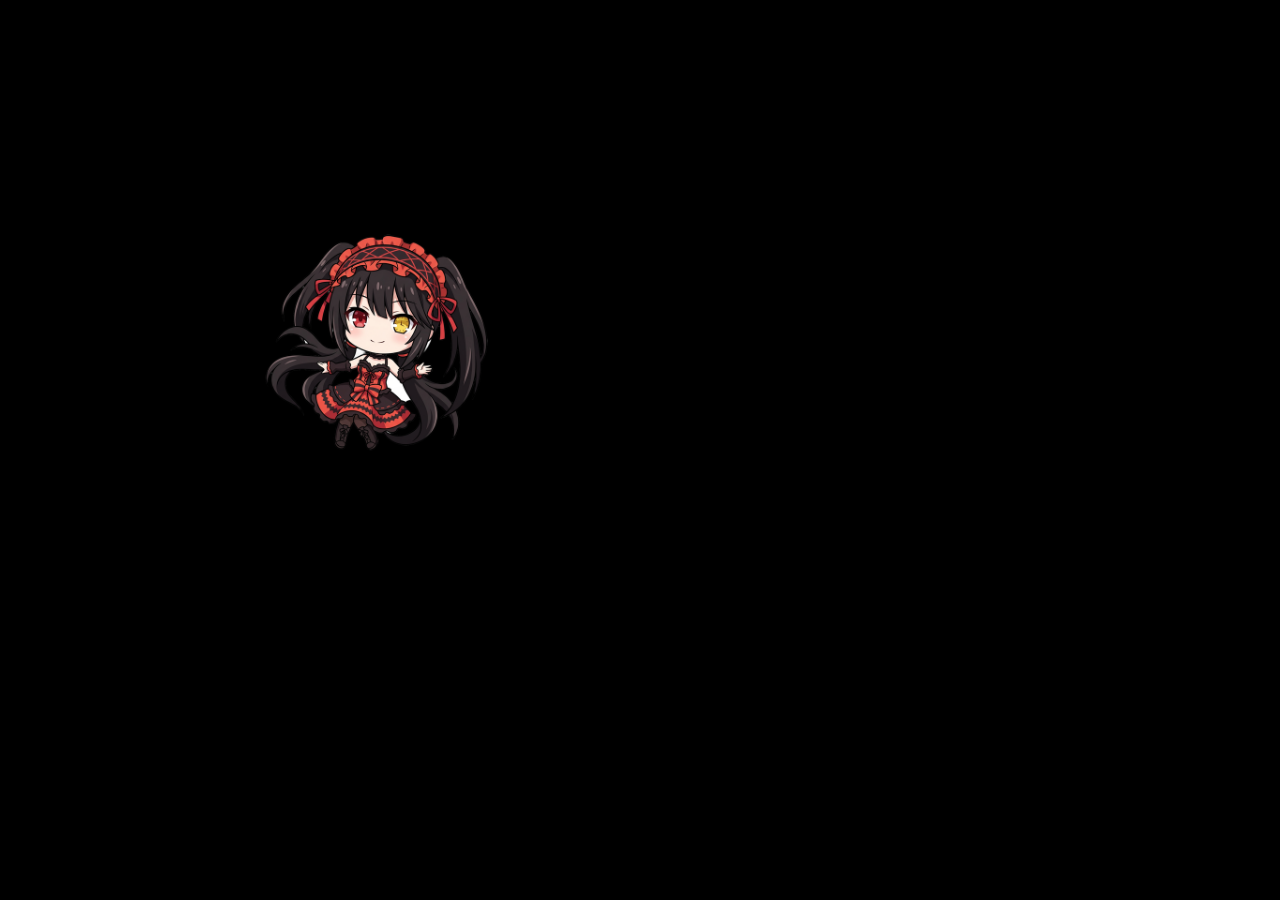
<file: saver/index.html>
<!DOCTYPE html>
<html lang="pt-BR">
<head>
<meta charset="utf-8">
<meta name="viewport" content="width=1920, height=1080">
<title>Kurumi Saver</title>
<link rel="stylesheet" href="css/style.css">
</head>
<body>
<div id="stage">
  <div id="sprite">
    <img id="chibi" src="assets/chibi.png" alt="">
    <div id="placeholder">TESTE</div>
  </div>
</div>
<script src="js/saver.js"></script>
</body>
</html>
</file>
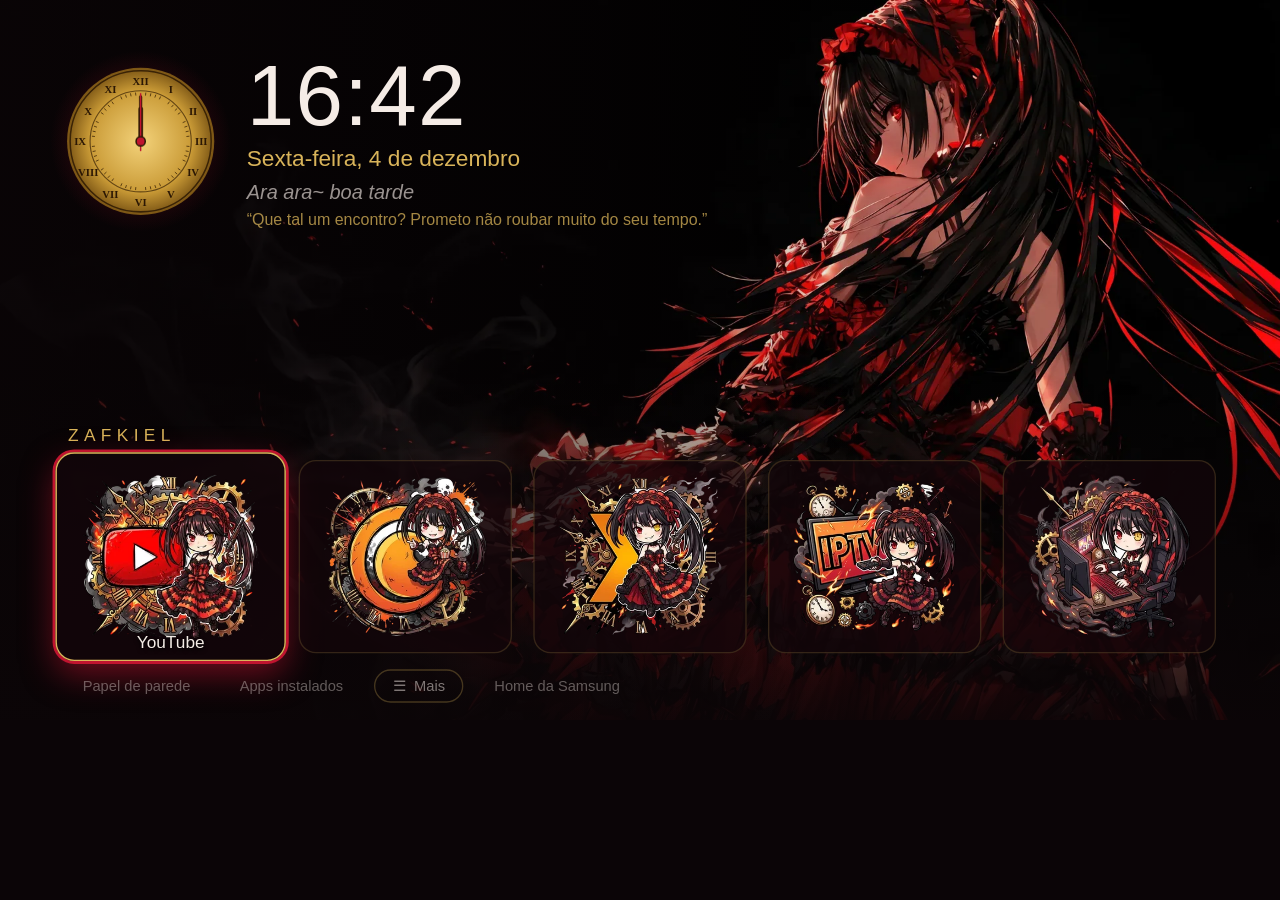
<file: src/index.html>
<!DOCTYPE html>
<html lang="pt-BR">
<head>
<meta charset="utf-8">
<meta name="viewport" content="width=1920, height=1080">
<title>Kurumi Home</title>
<link rel="stylesheet" href="css/style.css">
</head>
<body>
<div id="stage">
  <div id="wall"></div>
  <div id="shade"></div>

  <header id="top">
    <div id="clockface"></div>
    <div id="timebox">
      <div id="time">--:--</div>
      <div id="date"><span id="dtxt"></span><span id="weather"></span></div>
      <div id="greeting"></div>
      <div id="quote"></div>
    </div>
  </header>

  <main id="dock">
    <div id="subtitle"></div>
    <div id="tiles"></div>
  </main>

  <!-- reached with Down from the app row -->
  <nav id="actions">
    <div class="pill" data-act="walls">Papel de parede</div>
    <div class="pill" data-act="all">Apps instalados</div>
    <div class="pill more" data-act="more">&#9776;&nbsp; Mais</div>
    <div class="pill" data-act="samsung">Home da Samsung</div>
  </nav>

  <section id="walls" class="hidden">
    <h2>Papel de parede <small>OK escolhe · Voltar cancela</small></h2>
    <div id="wallgrid"></div>
  </section>

  <section id="all" class="hidden">
    <h2>Apps instalados <small>Use o ID no config.json</small></h2>
    <div id="alllist"></div>
  </section>

  <section id="more" class="hidden">
    <h2>Mais <small>OK abre · Voltar fecha · botão azul abre daqui de qualquer lugar</small></h2>
    <div id="moregrid"></div>
  </section>

  <!-- one reusable list panel: pendrive, entradas, informações, ajustes -->
  <section id="panel" class="hidden">
    <h2><span id="ptitle"></span> <small id="phint"></small></h2>
    <div id="plist"></div>
  </section>

  <section id="viewer" class="hidden">
    <img id="vimg" alt="">
    <video id="vvid" preload="metadata"></video>
    <div id="vaudio" class="hidden"></div>
    <div id="vbar" class="hidden">
      <div id="vname"></div>
      <div id="vtrack"><div id="vfill"></div></div>
      <div id="vinfo"></div>
    </div>
  </section>

  <div id="toast" class="hidden"></div>
</div>
<script>if (!window.tizen) document.write('<script src="js/mock-tizen.js"><\/script>');</script>
<script src="js/app.js"></script>
</body>
</html>
</file>
<file: saver/css/style.css>
html, body {
  width: 100%; height: 100%; margin: 0;
  background: #000; overflow: hidden; cursor: none;
}

/* Palco fixo, igual ao Kurumi Home: a quicada e calculada em 1920x1080
   e o palco inteiro e escalado para a janela do app. */
#stage {
  position: absolute; left: 0; top: 0;
  width: 1920px; height: 1080px;
  transform-origin: 0 0; overflow: hidden;
  background: #000;
}
#sprite {
  position: absolute; left: 0; top: 0;
  will-change: transform;
}
#chibi { display: block; width: 360px; height: auto; }
#placeholder {
  position: absolute; left: 0; top: 0;
  display: flex; align-items: center; justify-content: center;
  width: 220px; height: 220px; border-radius: 18px;
  background: #c0142f; color: #f5ece6;
  font: 700 34px/1 "Samsung One", "Segoe UI", sans-serif;
  letter-spacing: 3px;
}
</file>
<file: src/css/style.css>
/* Kurumi Home. Designed for a fixed 1920x1080 stage; app.js scales it to the window.
   Leveza: nada aqui anima box-shadow ou filtros (cada quadro seria um repaint na TV).
   Só transform/opacity animam, que a TV faz no compositor. */
:root {
  --crimson: #c0142f;
  --crimson-deep: #5a0614;
  --gold: #d9b45a;
  --gold-soft: rgba(217, 180, 90, .35);
  --ink: #0b0507;
  --text: #f5ece6;
  --muted: rgba(245, 236, 230, .62);
  --t: .16s;
}

* { box-sizing: border-box; margin: 0; padding: 0; }
html, body { width: 100%; height: 100%; background: var(--ink); overflow: hidden; }
body { font-family: "Samsung One", "SamsungOne", "Segoe UI", sans-serif; color: var(--text); }

#stage { position: absolute; left: 0; top: 0; width: 1920px; height: 1080px; transform-origin: 0 0; overflow: hidden; }

/* Ajuste "Animações: desligado" */
.noanim *, .noanim *::before, .noanim *::after { transition: none !important; }

/* Wallpaper, with a crimson fallback when no image is set */
#wall {
  position: absolute; inset: 0;
  background: radial-gradient(ellipse at 75% 30%, #3a0711 0%, #16040a 45%, var(--ink) 80%);
  background-size: cover; background-position: center;
}
#shade {
  position: absolute; inset: 0;
  background:
    linear-gradient(90deg, rgba(11,5,7,.82) 0%, rgba(11,5,7,.35) 45%, rgba(11,5,7,0) 70%),
    linear-gradient(0deg, rgba(11,5,7,.92) 0%, rgba(11,5,7,.0) 48%);
}

/* Clock and greeting */
#top { position: absolute; left: 96px; top: 80px; display: flex; align-items: center; gap: 44px; }
#clockface { position: relative; width: 230px; height: 230px; }
#clockface::before {
  content: ""; position: absolute; inset: -22px; border-radius: 50%;
  background: radial-gradient(circle, rgba(192, 20, 47, .45) 0%, rgba(192, 20, 47, .16) 45%, transparent 70%);
  pointer-events: none;
}
#clockface svg { position: absolute; left: 0; top: 0; width: 100%; height: 100%; }
/* Ponteiros: cada um é uma camada própria girada por animação CSS. O JS só
   acerta a fase (no início, ao voltar para o app e de hora em hora); não há
   nenhum timer por segundo. */
#clockface .hand { will-change: transform; animation: spin 60s linear infinite; }
#clockface #sh { animation-timing-function: steps(60, end); }
#clockface #mh { animation-duration: 3600s; }
#clockface #hh { animation-duration: 43200s; }
.nosec #clockface #sh { display: none; }
@keyframes spin { from { transform: rotate(0deg); } to { transform: rotate(360deg); } }

#time { font-size: 128px; font-weight: 300; letter-spacing: 2px; line-height: 1; }
#date { font-size: 34px; color: var(--gold); margin-top: 10px; }
#weather { color: var(--text); opacity: .8; }
#weather:not(:empty)::before { content: "  ·  "; white-space: pre; color: var(--gold); }
#greeting { font-size: 30px; color: var(--muted); margin-top: 14px; font-style: italic; }
#quote { font-size: 24px; color: rgba(217, 180, 90, .75); margin-top: 10px; max-width: 1200px; }
#quote:not(:empty)::before { content: "\201C"; }
#quote:not(:empty)::after { content: "\201D"; }

/* App dock */
#dock { position: absolute; left: 96px; right: 96px; bottom: 100px; }
#subtitle { font-size: 26px; letter-spacing: 8px; text-transform: uppercase; color: var(--gold); margin: 0 0 22px 6px; }
#tiles { display: grid; gap: 32px; grid-template-columns: repeat(6, 1fr); }

.tile {
  position: relative; height: 290px; border-radius: 26px;
  background: rgba(20, 6, 10, .72);
  border: 2px solid rgba(217, 180, 90, .18);
  display: flex; align-items: center; justify-content: center; overflow: hidden;
  transition: transform var(--t) ease-out, border-color var(--t);
}
.tile img { width: 92%; height: 92%; object-fit: contain; }
.tile .letter { font-size: 72px; font-weight: 600; color: var(--gold); }
.tile .label {
  position: absolute; left: 0; right: 0; bottom: 10px; text-align: center;
  font-size: 24px; color: var(--muted); opacity: 0; transition: opacity var(--t);
  text-shadow: 0 2px 6px #000, 0 0 2px #000;
}
.tile.missing { opacity: .4; }
.tile.focus {
  transform: scale(1.08);
  border-color: var(--gold);
  box-shadow: 0 0 0 4px var(--crimson), 0 18px 46px rgba(192, 20, 47, .55);
}
.tile.focus .label { opacity: 1; color: var(--text); }

/* All apps panel */
#all {
  position: absolute; inset: 70px 96px; padding: 44px 52px; border-radius: 28px;
  background: rgba(11, 5, 7, .94); border: 2px solid var(--gold-soft);
}
#all h2, #panel h2, #walls h2, #more h2 { font-size: 38px; font-weight: 400; margin-bottom: 26px; }
#all h2 small, #panel h2 small, #walls h2 small, #more h2 small { font-size: 22px; color: var(--muted); margin-left: 18px; }
#alllist { display: grid; grid-template-columns: repeat(4, 1fr); gap: 16px; max-height: 820px; overflow: hidden; }
.row { display: flex; align-items: center; gap: 16px; padding: 14px 18px; border-radius: 14px; border: 2px solid transparent; }
.row img { width: 56px; height: 56px; object-fit: contain; }
.row .letter { width: 56px; font-size: 32px; text-align: center; color: var(--gold); }
.row .n { font-size: 24px; white-space: nowrap; overflow: hidden; text-overflow: ellipsis; }
.row .id { font-size: 17px; color: var(--muted); font-family: Consolas, monospace; }
.row.focus { border-color: var(--gold); background: rgba(192, 20, 47, .28); }

/* On-screen actions under the app row, reached with Down; quiet until focused */
#actions { position: absolute; left: 96px; bottom: 26px; display: flex; gap: 18px; }
.pill {
  padding: 10px 26px; border-radius: 30px; font-size: 22px; color: var(--muted);
  background: transparent; border: 2px solid transparent; opacity: .6;
  transition: transform var(--t), opacity var(--t);
}
.pill.more { border-color: var(--gold-soft); opacity: .8; }
.pill.focus {
  opacity: 1; background: rgba(11, 5, 7, .7);
  color: var(--text); border-color: var(--gold); transform: scale(1.06);
  box-shadow: 0 0 0 3px var(--crimson), 0 10px 30px rgba(192, 20, 47, .5);
}

/* Wallpaper picker */
#walls {
  position: absolute; left: 50%; top: 50%; width: 1500px; transform: translate(-50%, -50%);
  padding: 40px 48px 48px; border-radius: 28px;
  background: rgba(11, 5, 7, .72); border: 2px solid var(--gold-soft);
}
#wallgrid { display: grid; grid-template-columns: repeat(3, 1fr); gap: 28px; max-height: 760px; overflow: hidden; }
.thumb {
  position: relative; aspect-ratio: 16 / 9; border-radius: 16px; overflow: hidden;
  background: #16040a center / cover no-repeat; border: 3px solid transparent;
  transition: transform var(--t);
}
.thumb.current::after {
  content: "atual"; position: absolute; right: 12px; top: 10px; padding: 4px 12px;
  border-radius: 10px; font-size: 18px; background: rgba(11, 5, 7, .8); color: var(--gold);
}
.thumb.focus {
  border-color: var(--gold); transform: scale(1.04);
  box-shadow: 0 0 0 4px var(--crimson), 0 14px 40px rgba(192, 20, 47, .5);
}

/* "Mais" menu and the list panel share the same item style.
   Badges are text, not images, so the menu costs no decoding. */
#more, #panel {
  position: absolute; left: 50%; top: 50%; width: 1500px; transform: translate(-50%, -50%);
  padding: 40px 48px 48px; border-radius: 28px;
  background: rgba(11, 5, 7, .93); border: 2px solid var(--gold-soft);
}
#moregrid, #plist { display: grid; grid-template-columns: repeat(3, 1fr); gap: 20px; overflow: hidden; }
#moregrid { max-height: 800px; }
#plist { max-height: 780px; }
.mitem {
  display: flex; align-items: center; gap: 24px; padding: 18px 26px; border-radius: 18px; min-width: 0;
  background: rgba(20, 6, 10, .6); border: 3px solid transparent;
  transition: transform var(--t);
}
.mitem .badge {
  flex: none; width: 88px; height: 88px; border-radius: 16px;
  display: flex; align-items: center; justify-content: center; overflow: hidden;
  background: rgba(192, 20, 47, .22); border: 2px solid var(--gold-soft);
  font-size: 26px; font-weight: 700; color: var(--gold); letter-spacing: 1px;
}
.mitem .badge img { width: 100%; height: 100%; object-fit: contain; }
.mitem .mtext { min-width: 0; }
.mitem .mname { font-size: 28px; white-space: nowrap; overflow: hidden; text-overflow: ellipsis; }
.mitem .msub { font-size: 20px; color: var(--muted); margin-top: 4px; white-space: nowrap; overflow: hidden; text-overflow: ellipsis; }
.mitem.on .badge { background: rgba(192, 20, 47, .55); color: var(--text); }
.mitem.dim { opacity: .55; }
.mitem.focus {
  border-color: var(--gold); transform: scale(1.03); background: rgba(192, 20, 47, .3);
  box-shadow: 0 0 0 3px var(--crimson), 0 12px 34px rgba(192, 20, 47, .5);
}
/* compact rows for long lists (pendrive) */
#plist.compact { grid-template-columns: repeat(3, 1fr); gap: 12px; }
#plist.compact .mitem { padding: 10px 18px; gap: 16px; border-radius: 14px; }
#plist.compact .badge { width: 60px; height: 60px; font-size: 16px; border-radius: 12px; }
#plist.compact .mname { font-size: 23px; }
#plist.compact .msub { font-size: 17px; margin-top: 2px; }

/* Media viewer (pendrive) */
#viewer { position: absolute; inset: 0; background: #000; }
#vimg, #vvid { position: absolute; inset: 0; width: 100%; height: 100%; object-fit: contain; }
#vaudio {
  position: absolute; left: 0; right: 0; top: 40%; text-align: center;
  font-size: 44px; color: var(--gold); padding: 0 120px;
}
#vaudio::before { content: "\266B"; display: block; font-size: 120px; margin-bottom: 20px; color: var(--crimson); }
#vbar {
  position: absolute; left: 0; right: 0; bottom: 0; padding: 60px 96px 44px;
  background: linear-gradient(0deg, rgba(0,0,0,.85), rgba(0,0,0,0));
}
#vname { font-size: 30px; margin-bottom: 18px; white-space: nowrap; overflow: hidden; text-overflow: ellipsis; }
#vtrack { height: 8px; border-radius: 4px; background: rgba(255,255,255,.2); overflow: hidden; }
#vfill { height: 100%; width: 0; background: var(--crimson); }
#vinfo { font-size: 22px; color: var(--muted); margin-top: 14px; }

#toast {
  position: absolute; right: 96px; top: 80px; padding: 18px 28px; border-radius: 14px; max-width: 900px;
  background: rgba(11, 5, 7, .9); border: 2px solid var(--crimson); font-size: 24px;
}
/* Scrolling lists clip their overflow, which also cut off the focused item's
   scale and crimson ring at the edges. Give them inner room for it and pull
   the box back out by the same amount, so the layout doesn't move. */
#moregrid, #plist, #alllist, #wallgrid { padding: 22px; margin: -22px; }
#moregrid { max-height: 844px; }
#plist { max-height: 824px; }
#alllist { max-height: 864px; }
#wallgrid { max-height: 804px; }

.hidden { display: none !important; }
</file>
